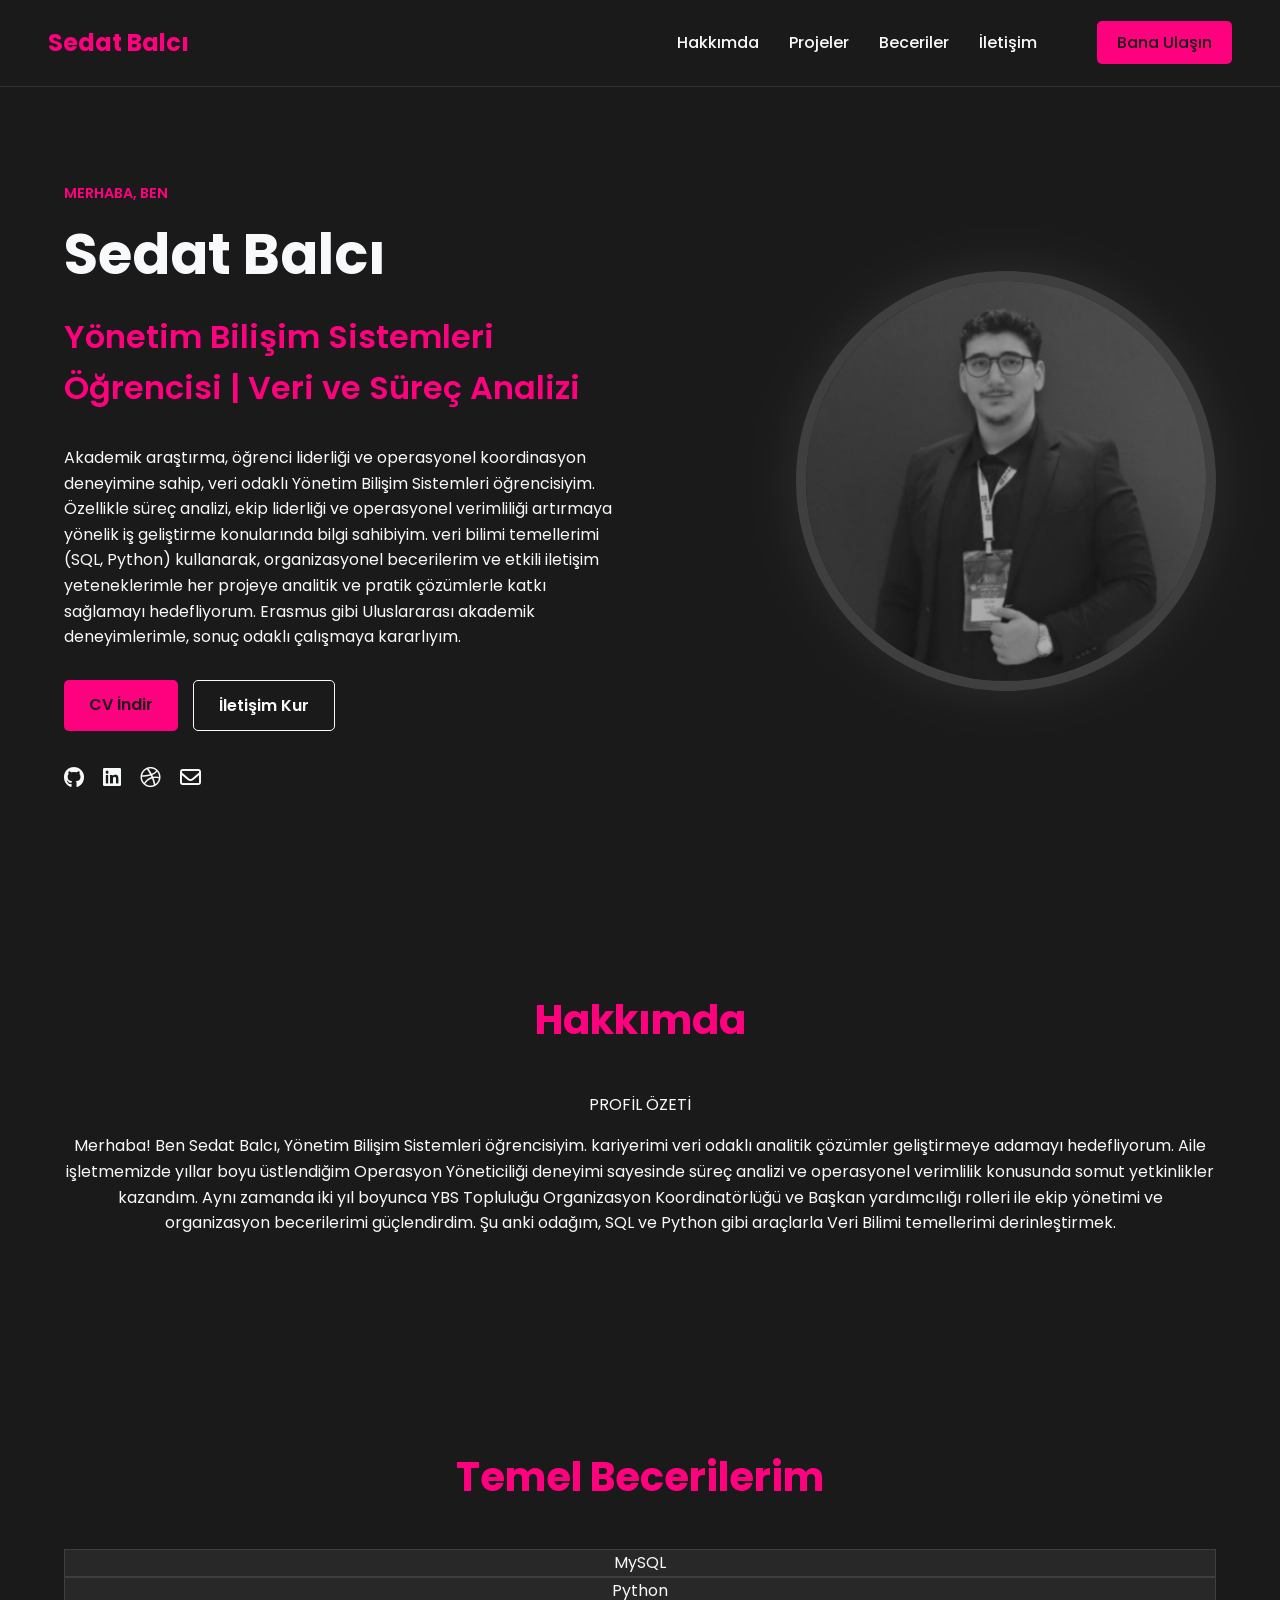
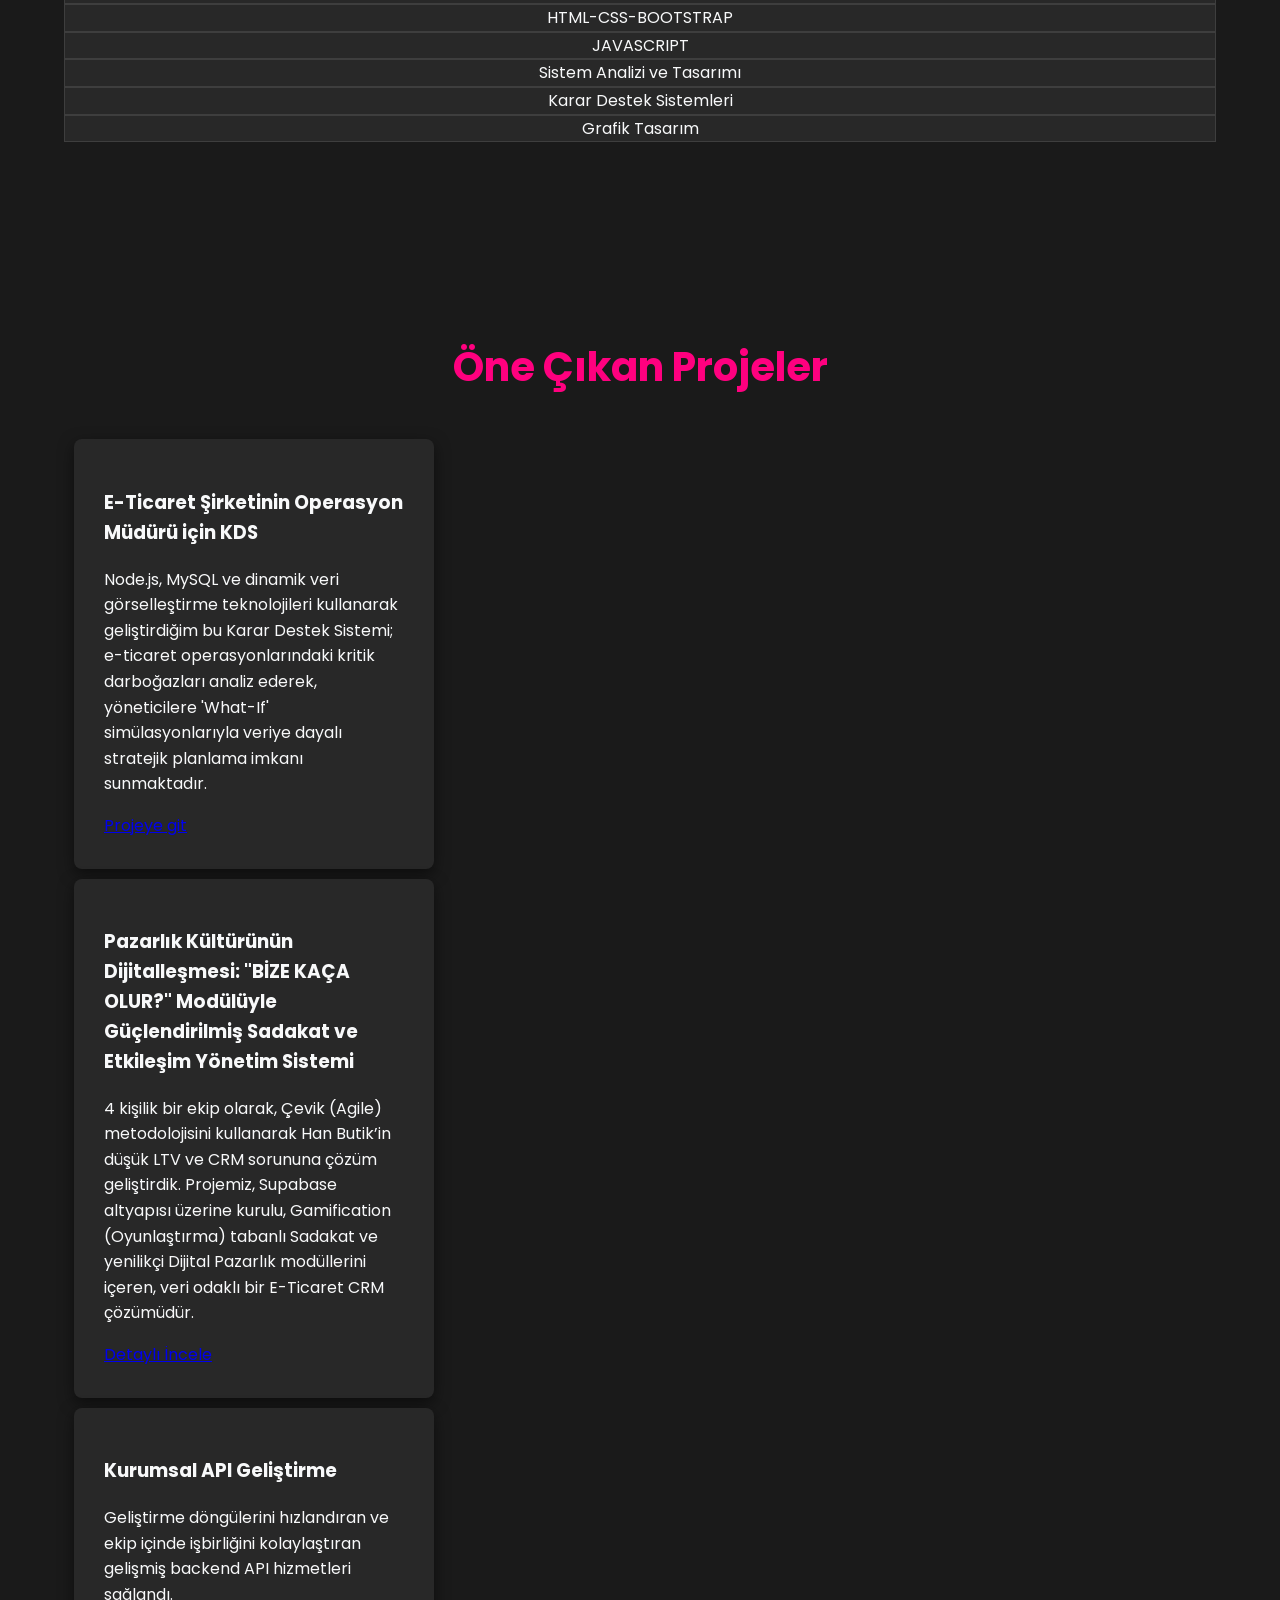
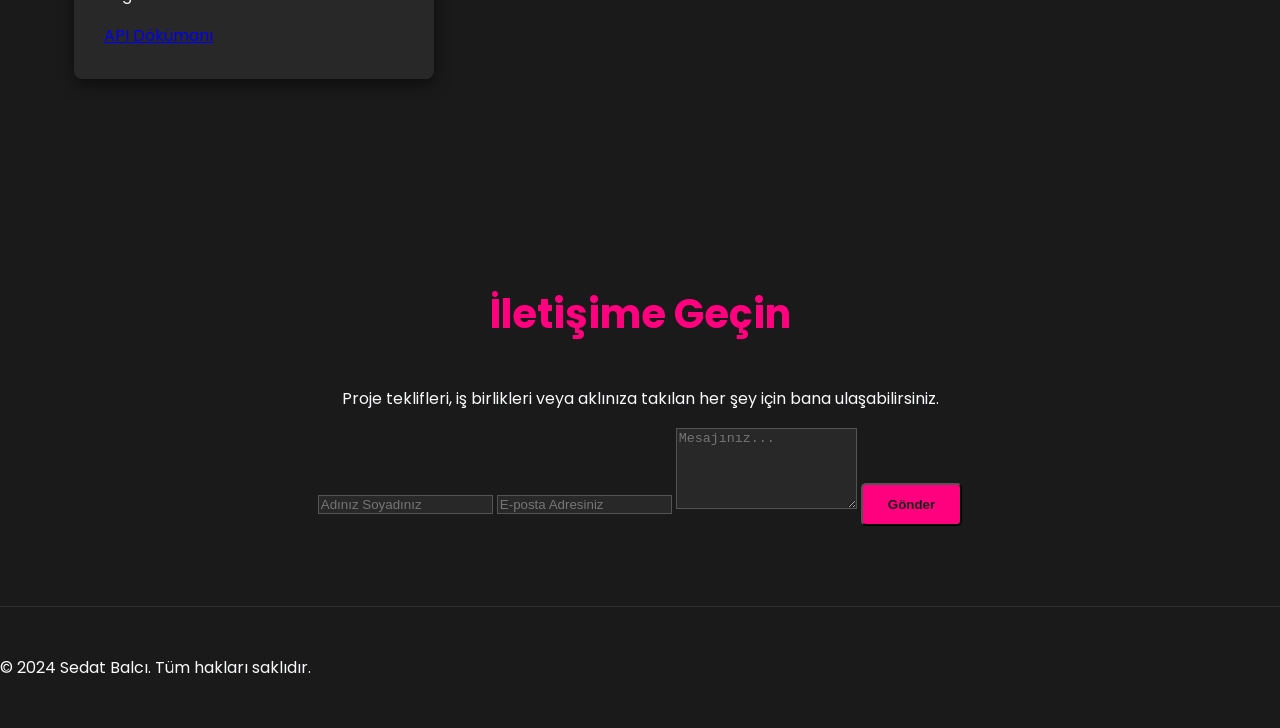
<file: index.html>
<!DOCTYPE html>
<html lang="tr">
<head>
    <meta charset="UTF-8">
    <meta name="viewport" content="width=device-width, initial-scale=1.0">
    <title>Sedat Balcı | Profesyonel Portfolyo</title>
    
    <link href="https://fonts.googleapis.com/css2?family=Poppins:wght@400;600;700&display=swap" rel="stylesheet">
    
    <link rel="stylesheet" href="https://cdnjs.cloudflare.com/ajax/libs/font-awesome/6.5.1/css/all.min.css">

    <link rel="stylesheet" href="styles.css"> 
</head>
<body>

    <header class="main-header">
        <div class="logo">Sedat Balcı</div>
        <nav class="main-nav">
            <ul>
                <li><a href="#hakkimda">Hakkımda</a></li>
                <li><a href="#projeler">Projeler</a></li>
                <li><a href="#beceriler">Beceriler</a></li> 
                <li><a href="#iletisim">İletişim</a></li>
                <li><a href="#iletisim" class="btn-hire-me">Bana Ulaşın</a></li> 
            </ul>
        </nav>
    </header>

    <section id="hero" class="hero-section">
        <div class="hero-content-container">
            <div class="hero-text-block">
                <p class="greeting">MERHABA, BEN</p>
                <h1>Sedat Balcı</h1>
                <h2 class="subtitle">Yönetim Bilişim Sistemleri Öğrencisi | Veri ve Süreç Analizi</h2>
                
                <p>
                    Akademik araştırma, öğrenci liderliği ve operasyonel koordinasyon deneyimine sahip,
                    veri odaklı Yönetim Bilişim Sistemleri öğrencisiyim. Özellikle süreç analizi, ekip 
                    liderliği ve operasyonel verimliliği artırmaya yönelik iş geliştirme konularında
                    bilgi sahibiyim. veri bilimi temellerimi  (SQL, Python) kullanarak, organizasyonel
                    becerilerim ve etkili iletişim yeteneklerimle  her projeye analitik ve pratik 
                    çözümlerle katkı sağlamayı hedefliyorum. Erasmus gibi Uluslararası akademik
                    deneyimlerimle, sonuç odaklı çalışmaya kararlıyım.
                </p>

                <div class="hero-buttons">
                    <a href="#" class="btn-primary">CV İndir</a>
                    <a href="#iletisim" class="btn-contact">İletişim Kur</a>
                </div>

                <div class="social-links-hero">
                    <a href="https://github.com/sedat-balci" target="_blank"><i class="fab fa-github"></i></a>
                    <a href="https://www.linkedin.com/in/sedat-balcı-84812a1a9/" target="_blank"><i class="fab fa-linkedin"></i></a>
                    <a href="#" target="_blank"><i class="fab fa-dribbble"></i></a>
                    <a href="#" target="_blank"><i class="far fa-envelope"></i></a>
                </div>
            </div>

            <div class="hero-img-block">
                <img src="assets/pp.png" alt="Sedat Balcı Profil Resmi" class="profile-img">
            </div>
        </div>
    </section>

    <section id="hakkimda" class="about-section">
        <h2>Hakkımda</h2>
        <p class="about-lead">PROFİL ÖZETİ</p>
        <p>
            Merhaba! Ben Sedat Balcı, Yönetim Bilişim Sistemleri öğrencisiyim. 
            kariyerimi veri odaklı analitik çözümler geliştirmeye adamayı hedefliyorum.  
            Aile işletmemizde yıllar boyu üstlendiğim  Operasyon Yöneticiliği deneyimi sayesinde süreç analizi ve operasyonel verimlilik konusunda 
            somut yetkinlikler kazandım. Aynı zamanda iki yıl boyunca YBS Topluluğu Organizasyon Koordinatörlüğü ve Başkan yardımcılığı rolleri ile 
            ekip yönetimi ve organizasyon becerilerimi güçlendirdim. Şu anki odağım, SQL ve Python gibi araçlarla Veri Bilimi temellerimi derinleştirmek.
        </p>
    </section>
    
    <section id="beceriler" class="skills-section">
        <h2>Temel Becerilerim</h2>
        <div class="skills-list">
            <div class="skill-card">MySQL</div>
            <div class="skill-card">Python</div>
            <div class="skill-card">HTML-CSS-BOOTSTRAP</div>
            <div class="skill-card">JAVASCRIPT</div>
            <div class="skill-card">Sistem Analizi ve Tasarımı</div>
            <div class="skill-card">Karar Destek Sistemleri</div>
            <div class="skill-card">Grafik Tasarım</div>
        </div>
    </section>

    <section id="projeler" class="projects-section">
        <h2>Öne Çıkan Projeler</h2>
        <div class="project-list">
            
            <div class="project-card">
                <h3>E-Ticaret Şirketinin Operasyon Müdürü için KDS</h3>
                <p>Node.js, MySQL ve dinamik veri görselleştirme teknolojileri kullanarak geliştirdiğim bu Karar Destek Sistemi; e-ticaret operasyonlarındaki kritik darboğazları analiz ederek, yöneticilere 'What-If' simülasyonlarıyla veriye dayalı stratejik planlama imkanı sunmaktadır.</p>
                <a href="#" target="_blank">Projeye git</a>
            </div>

            <div class="project-card">
                <h3>Pazarlık Kültürünün Dijitalleşmesi: "BİZE KAÇA OLUR?" Modülüyle Güçlendirilmiş Sadakat ve Etkileşim Yönetim Sistemi</h3>
                <p>4 kişilik bir ekip olarak, Çevik (Agile) metodolojisini kullanarak Han Butik’in düşük LTV ve CRM sorununa çözüm geliştirdik. Projemiz, Supabase altyapısı üzerine kurulu, Gamification (Oyunlaştırma) tabanlı Sadakat ve yenilikçi Dijital Pazarlık modüllerini içeren, veri odaklı bir E-Ticaret CRM çözümüdür.</p>
                <a href="#" target="_blank">Detaylı İncele</a>
            </div>
            
            <div class="project-card">
                <h3>Kurumsal API Geliştirme</h3>
                <p>Geliştirme döngülerini hızlandıran ve ekip içinde işbirliğini kolaylaştıran gelişmiş backend API hizmetleri sağlandı.</p>
                <a href="#" target="_blank">API Dökümanı</a>
            </div>
            
        </div>
    </section>

    <section id="iletisim" class="contact-section">
        <h2>İletişime Geçin</h2>
        <p>Proje teklifleri, iş birlikleri veya aklınıza takılan her şey için bana ulaşabilirsiniz.</p>
        
        <form class="contact-form">
            <input type="text" placeholder="Adınız Soyadınız" required>
            <input type="email" placeholder="E-posta Adresiniz" required>
            <textarea placeholder="Mesajınız..." rows="5" required></textarea>
            <button type="submit" class="btn-primary">Gönder</button>
        </form>
    </section>

    <footer class="main-footer">
        <p>&copy; 2024 Sedat Balcı. Tüm hakları saklıdır.</p>
    </footer>

</body>
</html>
</file>
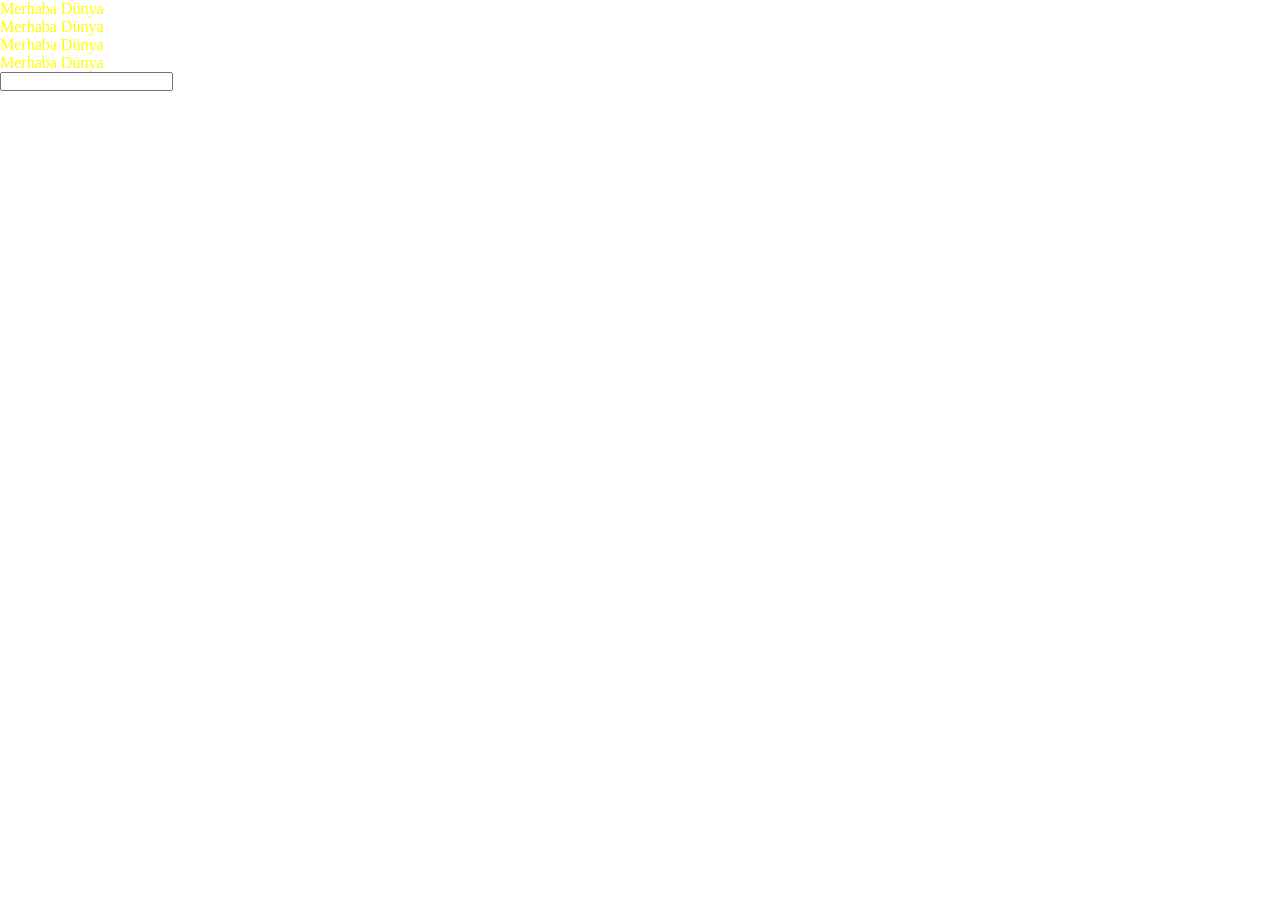
<file: Desktop/github repo/webtasarim2025-1/yeni.html>
<!DOCTYPE html>
<html lang="tr">

<head>
    <title> Uzman site!</title>
    <meta charset="utf-8">
    <meta name="Description" content="Cep Telefonu,pc ve daha fazlası">
    <meta name="Keywords" content="Cep Telefonu, pc, televizyon">
    <meta name="googlebot" content="noarchive">
    <link rel="stylesheet" href="style.css">
    
</head>
<body>  

    <p class="obje_1">Merhaba Dünya</p>
    <p class="obje_1">Merhaba Dünya</p>
    <p class="obje_1">Merhaba Dünya</p>
    <p class="obje_1">Merhaba Dünya</p>
    <input type="text" id="adi">



</body>


</html>


<!--CSS CASCADING SHEET>
link href rel
class
style



bodyiçine tab'li
<form action="" method="get"> 
    <label  for="kullaniciadi">Kullanıcı adı</label>  
    <input id="kullaniciadi"  type="text"> <br>

    <label for="sifre">Şifre        </label>
    <input  id="sifre" type="password"> <br>

    <label for="dosya">Dosya Seç</label>
    <input id="dosya" type="file"><br>

    <label for="box">YEMİN EDER MİSİN</label>
    <input type="checkbox"  id="box"> <br>

    


    


</form>

</>
</file>
<file: styles.css>
/* ========================================================== */
/* 1. KÖK DEĞİŞKENLER & FONT EKLEME */
/* ========================================================== */

/* Kök Renk Değişkenleri (Değişiklikleri buradan yapın) */
:root {
    --primary-color: #ff007f; /* Şablonun Canlı Fuşya Rengi */
    --accent-color: #ff007f; /* Aynı canlı rengi vurgu olarak kullanıyoruz */
    --text-color-light: #f8f9fa; /* Açık Yazı Rengi */
    --text-color-dark: #212529; /* Koyu Yazı Rengi */
    --background-dark: #1a1a1a; /* Siyaha Yakın Koyu Arka Plan */
    --background-section: #282828; /* Bölüm Arka Planı (Hafif Açık Koyu) */
    --font-primary: 'Poppins', sans-serif;
}

/* GENEL AYARLAR */
body {
    font-family: var(--font-primary);
    margin: 0;
    padding: 0;
    background-color: var(--background-dark); /* Koyu Arka Plan */
    color: var(--text-color-light); /* Açık Yazı Rengi */
    line-height: 1.6;
}

/* ========================================================== */
/* 2. HEADER & NAVİGASYON STİLLERİ */
/* ========================================================== */
.main-header {
    background: var(--background-dark);
    padding: 1.5em 3em; /* Daha fazla boşluk */
    display: flex;
    justify-content: space-between;
    align-items: center;
    box-shadow: none; /* Şablonda gölge yok */
    border-bottom: 1px solid rgba(255, 255, 255, 0.1); /* Hafif çizgi */
}

.logo {
    font-size: 1.5em;
    font-weight: 700;
    color: var(--primary-color); /* Logoya vurgu rengi */
}

.main-nav ul {
    list-style: none;
    margin: 0;
    padding: 0;
    display: flex;
    align-items: center;
}

.main-nav li {
    margin-left: 30px;
}

.main-nav a {
    color: var(--text-color-light);
    text-decoration: none;
    font-weight: 500;
    transition: color 0.3s;
}

.main-nav a:hover {
    color: var(--accent-color);
}

/* "Hire Me" Butonu */
.btn-hire-me {
    background: var(--accent-color) !important;
    color: var(--background-dark) !important;
    padding: 10px 20px;
    border-radius: 5px;
    font-weight: 600;
    margin-left: 30px;
}

/* ========================================================== */
/* 3. HERO SECTION (Giriş) STİLLERİ - YAN YANA DÜZEN */
/* ========================================================== */
.hero-section {
    background: var(--background-dark);
    color: var(--text-color-light);
    padding: 80px 5%;
}

.hero-content-container {
    display: flex;
    align-items: center;
    justify-content: space-between;
    max-width: 1200px;
    margin: 0 auto;
    text-align: left;
}

/* SOL TARAFTAKİ METİN BLOKU */
.hero-text-block {
    flex: 1; /* Alandaki mevcut boşluğu kullan */
    max-width: 550px;
    padding-right: 50px;
}

.greeting {
    color: var(--accent-color);
    font-size: 0.9em;
    font-weight: 600;
    margin-bottom: 5px;
}

.hero-text-block h1 {
    font-size: 3.5em;
    margin-top: 0;
    margin-bottom: 0.2em;
    font-weight: 700;
}

.hero-text-block h2.subtitle {
    font-size: 2em;
    font-weight: 600;
    color: var(--accent-color);
    margin-top: 0;
    margin-bottom: 1em;
}

/* SAĞ TARAFTAKİ RESİM BLOKU */
.hero-img-block {
    flex: 1;
    max-width: 500px;
    display: flex;
    justify-content: flex-end; /* Resmi sağa hizala */
}

.profile-img {
    width: 400px;
    height: 400px;
    border-radius: 50%;
    object-fit: cover;
    /* Şablondaki siyah beyaz ve pembe halka efekti */
    filter: grayscale(100%); 
    border: 10px solid var(--accent-color);
    box-shadow: 0 0 50px rgba(255, 0, 127, 0.5); 
}

/* BUTONLAR */
.hero-buttons {
    margin-top: 30px;
    display: flex;
    gap: 15px;
}

.btn-primary {
    background: var(--accent-color);
    color: var(--background-dark);
    padding: 12px 25px;
    font-weight: 600;
    text-decoration: none;
    border-radius: 5px;
    transition: background 0.3s;
}

.btn-primary:hover {
    background: #ff3399; /* Hafif koyu pembe */
}

.btn-contact {
    background: transparent;
    border: 1px solid var(--text-color-light);
    color: var(--text-color-light);
    padding: 12px 25px;
    font-weight: 600;
    text-decoration: none;
    border-radius: 5px;
    transition: background 0.3s, color 0.3s;
}

.btn-contact:hover {
    background: var(--text-color-light);
    color: var(--background-dark);
}

/* SOSYAL İKONLAR (HERO ALTINDA) */
.social-links-hero {
    margin-top: 30px;
}

.social-links-hero a {
    color: var(--text-color-light);
    font-size: 1.3em;
    margin-right: 15px;
    transition: color 0.3s;
}

.social-links-hero a:hover {
    color: var(--accent-color);
}

/* ========================================================== */
/* 4. İÇERİK BÖLÜMLERİ */
/* ========================================================== */
section {
    padding: 80px 5%; /* Daha fazla dikey boşluk */
    max-width: 1200px;
    margin: 0 auto;
    text-align: center;
    background-color: var(--background-dark); /* Koyu tema */
}

section h2 {
    color: var(--accent-color); /* Başlıkları vurgu renginde yapalım */
    font-size: 2.5em;
    margin-bottom: 1em;
}

.about-section, .skills-section, .projects-section, .contact-section {
    background-color: var(--background-dark); /* Koyu arka planı koru */
}

/* Proje Kartları (Şablona uygun olarak basitleştirildi) */
.project-card {
    background: var(--background-section); /* Hafif Açık Koyu Arka Plan */
    border: none;
    padding: 30px;
    margin: 10px;
    width: 300px;
    box-shadow: 0 5px 15px rgba(0,0,0,0.5);
    text-align: left;
    border-radius: 8px;
    transition: transform 0.3s;
}

.project-card:hover {
    transform: translateY(-5px);
}

/* Beceri Kartları */
.skill-card {
    background: var(--background-section);
    border: 1px solid rgba(255, 255, 255, 0.1);
    color: var(--text-color-light);
}

.skill-card:hover {
    background: var(--accent-color);
    color: var(--background-dark);
}

/* İLETİŞİM FORMU */
.contact-form input, .contact-form textarea {
    background: var(--background-section);
    color: var(--text-color-light);
    border: 1px solid rgba(255, 255, 255, 0.2);
}

/* ========================================================== */
/* 5. FOOTER STİLLERİ */
/* ========================================================== */
.main-footer {
    background: var(--background-dark);
    padding: 2em 0;
    border-top: 1px solid rgba(255, 255, 255, 0.1);
}
</file>
<file: Desktop/github repo/webtasarim2025-1/style.css>
/*SELECTORS*/


/* id si "adi" olan input seçildi*/
#adi{ }
.obje_1{ color:yellow;}
/* classı çağırırken başına nokta koyarız*/

/* ETİKET SEÇİCİLERİ*/
div{ background-color: blueviolet;}
/*dikkat! bu işlem sayfadaki bütün etiketlere aynı işlemi yapar*/

/* evrensel seçiciler*/

*{
    margin:0;
    padding:0;
}
/* bütün sayfaya global değişiklik yapar*/
</file>
